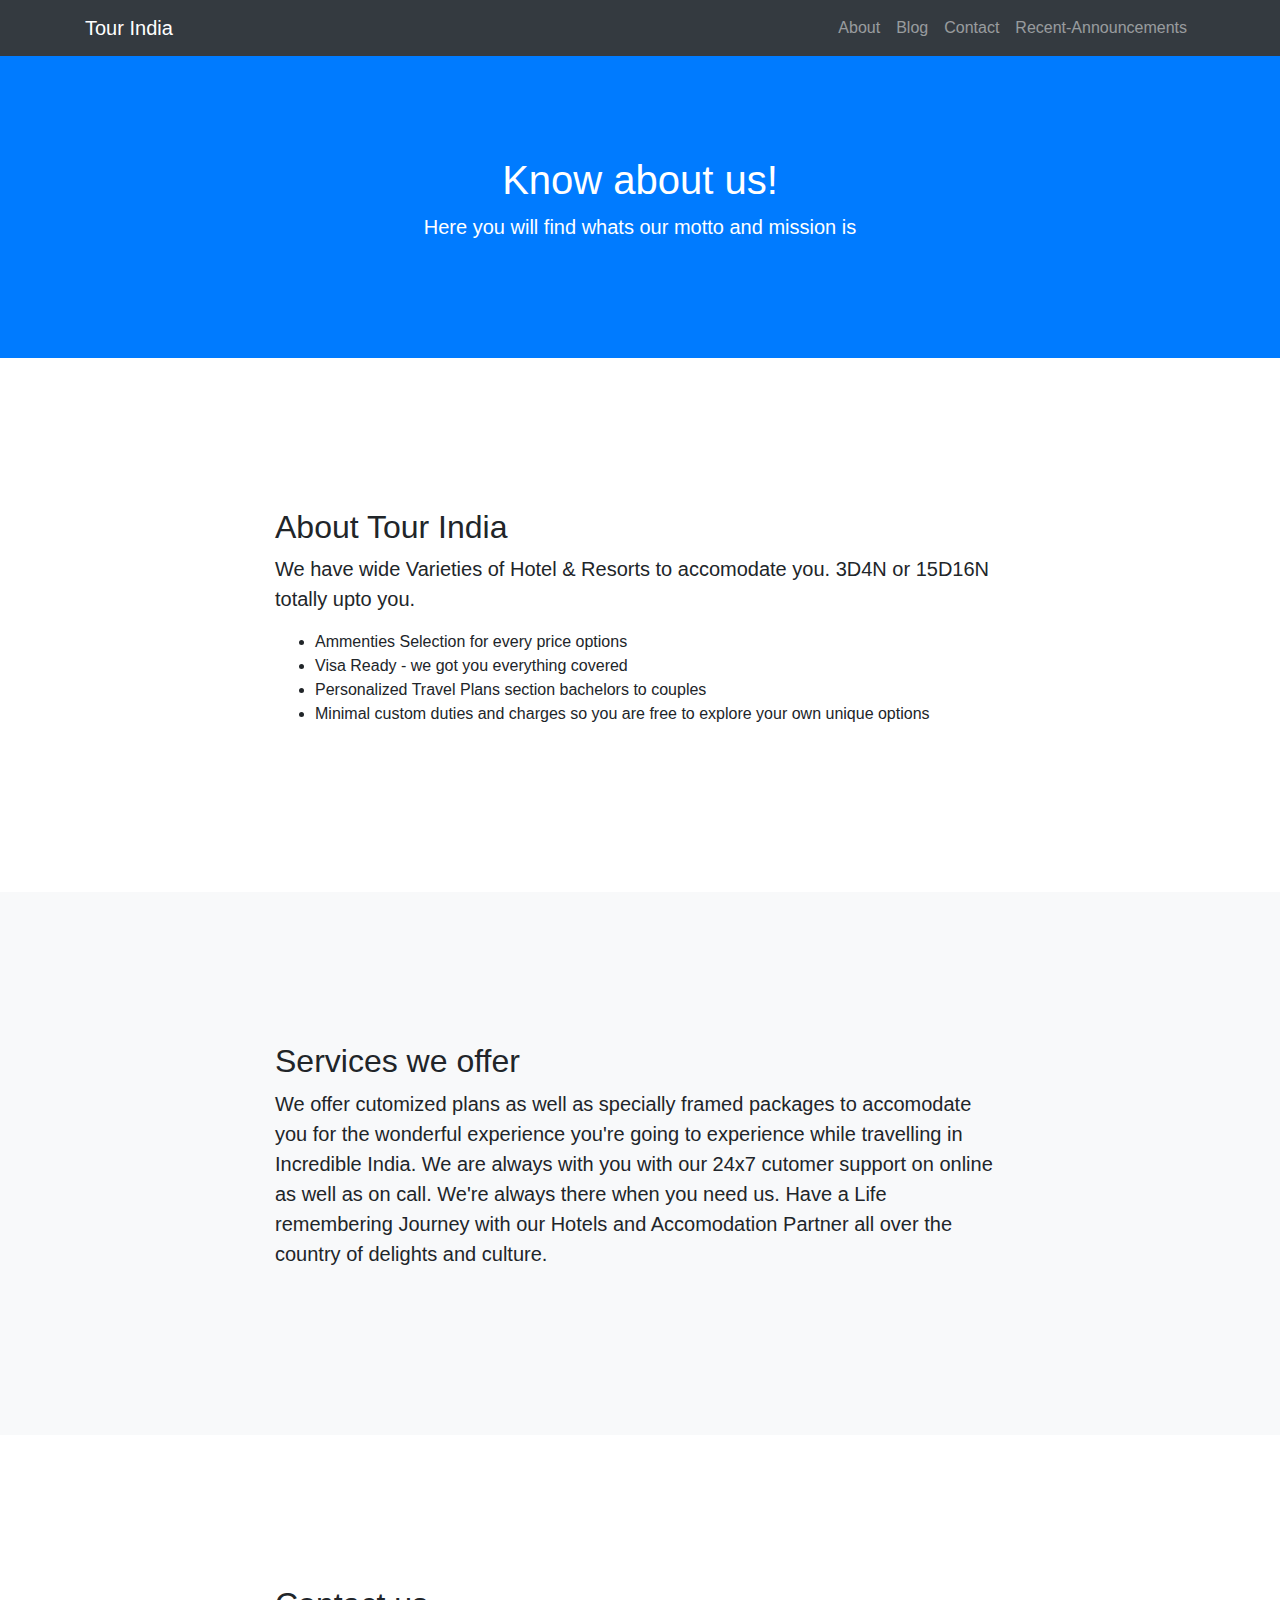
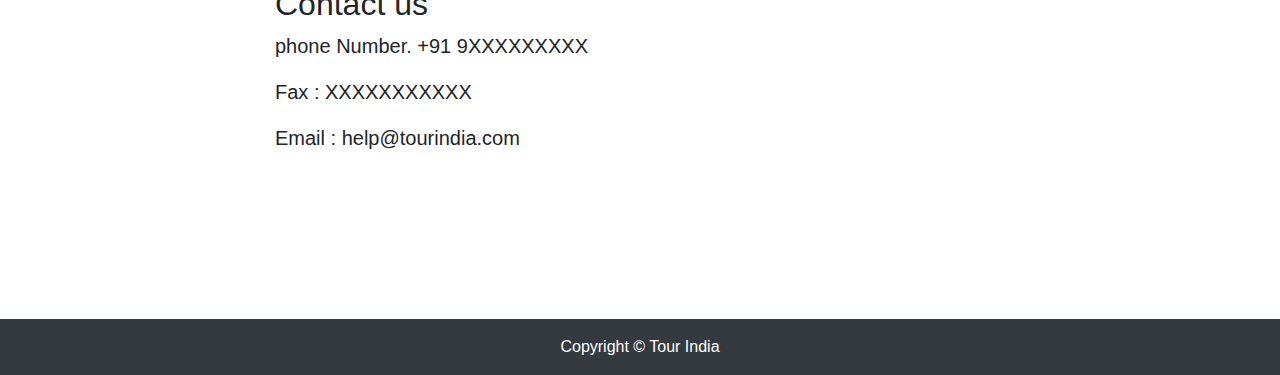
<file: Pages-inside/About.html>
<!DOCTYPE html>
<html lang="en">

<head>

  <meta charset="utf-8">
  <meta name="viewport" content="width=device-width, initial-scale=1, shrink-to-fit=no">
  <meta name="description" content="">
  <meta name="author" content="">

  <title>About Us - Tour India</title>

  <!-- Bootstrap core CSS -->
  <link href="./bootstrap/css/bootstrap.min.css" rel="stylesheet">

  <!-- Custom styles for this template -->
  <link href="css/scrolling-nav.css" rel="stylesheet">

</head>

<body id="page-top">

  <!-- Navigation -->
  <nav class="navbar navbar-expand-lg navbar-dark bg-dark fixed-top" id="mainNav">
    <div class="container">
      <a class="navbar-brand js-scroll-trigger" href="#page-top">Tour India</a>
      <button class="navbar-toggler navbar-toggler-right" type="button" data-toggle="collapse" data-target="#navbarResponsive" aria-controls="navbarResponsive" aria-expanded="false" aria-label="Toggle navigation">
        <span class="navbar-toggler-icon"></span>
      </button>
      <div class="collapse navbar-collapse " id="navbarResponsive">
        <ul class="navbar-nav ml-auto">
          <li class="nav-item">
            <a class="nav-link js-scroll-trigger" href="#about">About</a>
          </li>
          <li class="nav-item">
            <a class="nav-link js-scroll-trigger" href="blog.html">Blog</a>
          </li>
          <li class="nav-item">
            <a class="nav-link js-scroll-trigger" href="#contact">Contact</a>
          </li>
            <li class="nav-item">
            <a class="nav-link js-scroll-trigger" href="Recent-Announcement.html" target="_blank">Recent-Announcements</a>
          </li>
        </ul>
      </div>
    </div>
  </nav>

  <header class="bg-primary text-white">
    <div class="container text-center">
      <h1>Know about us!</h1>
      <p class="lead">Here you will find whats our motto and mission is</p>
    </div>
  </header>

  <section id="about">
    <div class="container">
      <div class="row">
        <div class="col-lg-8 mx-auto">
          <h2>About Tour India</h2>
          <p class="lead">We have wide Varieties of Hotel & Resorts to accomodate you. 3D4N or 15D16N totally upto you.</p>
          <ul>
            <li>Ammenties Selection for every price options</li>
            <li>Visa Ready - we got you everything covered</li>
            <li>Personalized Travel Plans section bachelors to couples</li>
            <li>Minimal custom duties and charges so you are free to explore your own unique options</li>
          </ul>
        </div>
      </div>
    </div>
  </section>

  <section id="services" class="bg-light">
    <div class="container">
      <div class="row">
        <div class="col-lg-8 mx-auto">
          <h2>Services we offer</h2>
          <p class="lead">We offer cutomized plans as well as specially framed packages to accomodate you for the wonderful experience you're going to experience while travelling in Incredible India. We are always with you with our 24x7 cutomer support on online as well as on call. We're always there when you need us. Have a Life remembering Journey with our Hotels and Accomodation Partner all over the country of delights and culture.</p>
        </div>
      </div>
    </div>
  </section>

  <section id="contact">
    <div class="container">
      <div class="row">
        <div class="col-lg-8 mx-auto">
          <h2>Contact us</h2>
            <p class="lead">phone Number. +91 9XXXXXXXXX</p>
            <p class="lead">Fax : XXXXXXXXXXX</p>
            <p class="lead">Email : help@tourindia.com</p>
        </div>
      </div>
    </div>
  </section>

  <!-- Footer -->
  <footer class="py-3 bg-dark">
    <div class="container">
      <p class="m-0 text-center text-white">Copyright &copy; Tour India</p>
    </div>
  </footer>



</body>

</html>
</file>
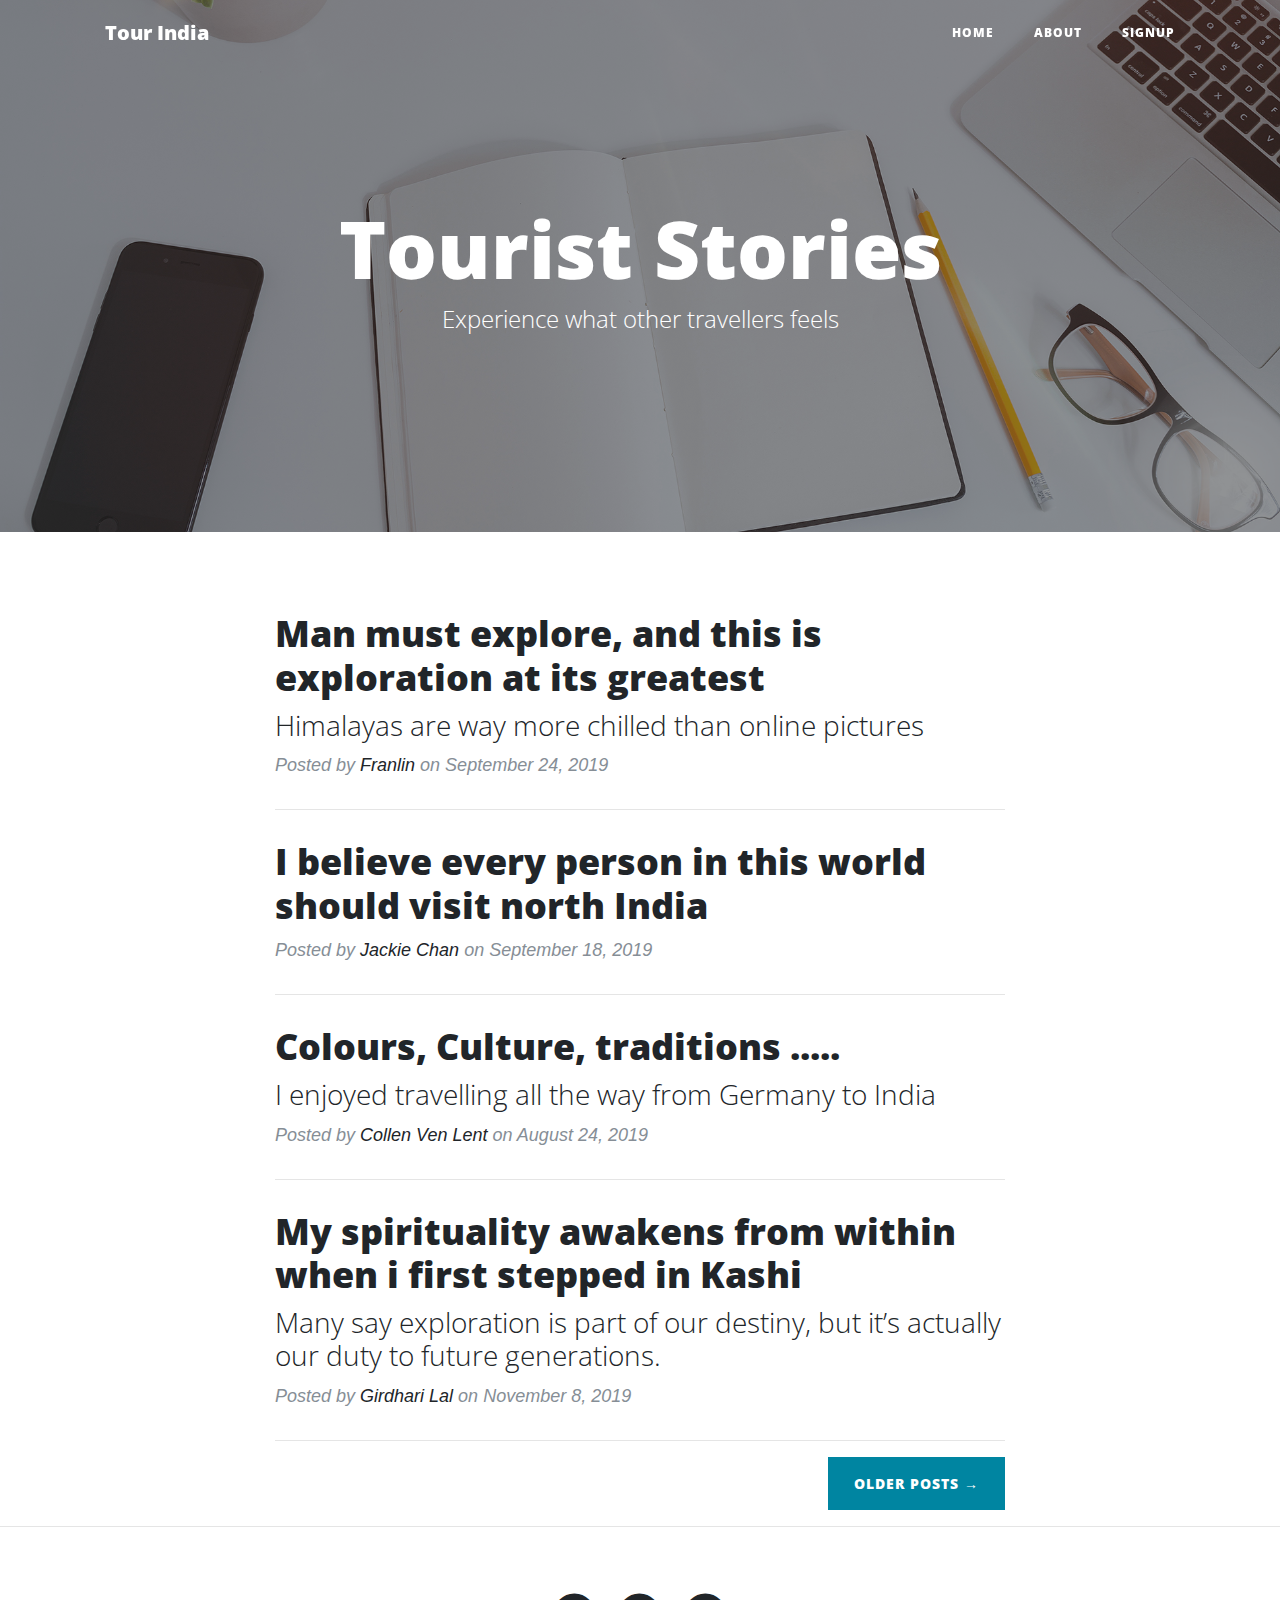
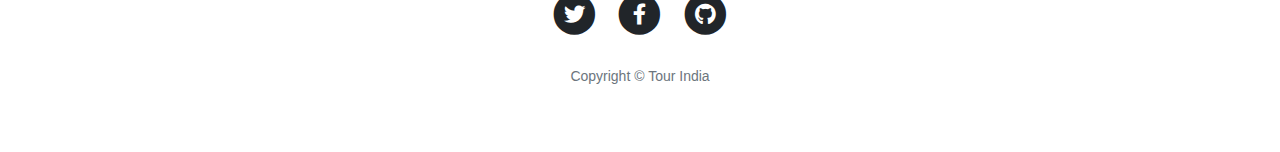
<file: Pages-inside/blog.html>
<!DOCTYPE html>
<html lang="en">

<head>

  <meta charset="utf-8">
  <meta name="viewport" content="width=device-width, initial-scale=1, shrink-to-fit=no">
  <meta name="description" content="">
  <meta name="author" content="">

  <title>Tour India</title>

  <!-- Bootstrap core CSS -->
  <link href="vendor/bootstrap/css/bootstrap.min.css" rel="stylesheet">

  <!-- Custom fonts for this template -->
  <link href="vendor/fontawesome-free/css/all.min.css" rel="stylesheet" type="text/css">
  <link href='https://fonts.googleapis.com/css?family=Lora:400,700,400italic,700italic' rel='stylesheet' type='text/css'>
  <link href='https://fonts.googleapis.com/css?family=Open+Sans:300italic,400italic,600italic,700italic,800italic,400,300,600,700,800' rel='stylesheet' type='text/css'>

  <!-- Custom styles for this template -->
  <link href="css/clean-blog.min.css" rel="stylesheet">

</head>

<body>

  <!-- Navigation -->
  <nav class="navbar navbar-expand-lg navbar-light fixed-top" id="mainNav">
    <div class="container">
      <a class="navbar-brand" href="index.html">Tour India</a>
      <button class="navbar-toggler navbar-toggler-right" type="button" data-toggle="collapse" data-target="#navbarResponsive" aria-controls="navbarResponsive" aria-expanded="false" aria-label="Toggle navigation">
        Menu
        <i class="fas fa-bars"></i>
      </button>
      <div class="collapse navbar-collapse" id="navbarResponsive">
        <ul class="navbar-nav ml-auto">
          <li class="nav-item">
            <a class="nav-link" href="#">Home</a>
          </li>
          <li class="nav-item">
            <a class="nav-link" href="About.html">About</a>
          </li>
            <li class="nav-item">
            <a class="nav-link" href="SignUp.html">SignUp</a>
          </li>
        </ul>
      </div>
    </div>
  </nav>

  <!-- Page Header -->
  <header class="masthead" style="background-image: url('img/home-bg.jpg')">
    <div class="overlay"></div>
    <div class="container">
      <div class="row">
        <div class="col-lg-8 col-md-10 mx-auto">
          <div class="site-heading">
            <h1>Tourist Stories</h1>
            <span class="subheading">Experience what other travellers feels</span>
          </div>
        </div>
      </div>
    </div>
  </header>

  <!-- Main Content -->
  <div class="container">
    <div class="row">
      <div class="col-lg-8 col-md-10 mx-auto">
        <div class="post-preview">
          <a href="#">
            <h2 class="post-title">
              Man must explore, and this is exploration at its greatest
            </h2>
            <h3 class="post-subtitle">
              Himalayas are way more chilled than online pictures
            </h3>
          </a>
          <p class="post-meta">Posted by
            <a href="#">Franlin</a>
            on September 24, 2019</p>
        </div>
        <hr>
        <div class="post-preview">
          <a href="#">
            <h2 class="post-title">
              I believe every person in this world should visit north India
            </h2>
          </a>
          <p class="post-meta">Posted by
            <a href="#">Jackie Chan</a>
            on September 18, 2019</p>
        </div>
        <hr>
        <div class="post-preview">
          <a href="#">
            <h2 class="post-title">
              Colours, Culture, traditions .....
            </h2>
            <h3 class="post-subtitle">
              I enjoyed travelling all the way from Germany to India
            </h3>
          </a>
          <p class="post-meta">Posted by
            <a href="#">Collen Ven Lent</a>
            on August 24, 2019</p>
        </div>
        <hr>
        <div class="post-preview">
          <a href="#">
            <h2 class="post-title">
              My spirituality awakens from within when i first stepped in Kashi
            </h2>
            <h3 class="post-subtitle">
              Many say exploration is part of our destiny, but it’s actually our duty to future generations.
            </h3>
          </a>
          <p class="post-meta">Posted by
            <a href="#">Girdhari Lal</a>
            on November 8, 2019</p>
        </div>
        <hr>
        <!-- Pager -->
        <div class="clearfix">
          <a class="btn btn-primary float-right" href="#">Older Posts &rarr;</a>
        </div>
      </div>
    </div>
  </div>

  <hr>

  <!-- Footer -->
  <footer>
    <div class="container">
      <div class="row">
        <div class="col-lg-8 col-md-10 mx-auto">
          <ul class="list-inline text-center">
            <li class="list-inline-item">
              <a href="#">
                <span class="fa-stack fa-lg">
                  <i class="fas fa-circle fa-stack-2x"></i>
                  <i class="fab fa-twitter fa-stack-1x fa-inverse"></i>
                </span>
              </a>
            </li>
            <li class="list-inline-item">
              <a href="#">
                <span class="fa-stack fa-lg">
                  <i class="fas fa-circle fa-stack-2x"></i>
                  <i class="fab fa-facebook-f fa-stack-1x fa-inverse"></i>
                </span>
              </a>
            </li>
            <li class="list-inline-item">
              <a href="#">
                <span class="fa-stack fa-lg">
                  <i class="fas fa-circle fa-stack-2x"></i>
                  <i class="fab fa-github fa-stack-1x fa-inverse"></i>
                </span>
              </a>
            </li>
          </ul>
          <p class="copyright text-muted">Copyright &copy; Tour India</p>
        </div>
      </div>
    </div>
  </footer>

  <!-- Bootstrap core JavaScript -->
  <script src="vendor/jquery/jquery.min.js"></script>
  <script src="vendor/bootstrap/js/bootstrap.bundle.min.js"></script>

  <!-- Custom scripts for this template -->
  <script src="js/clean-blog.min.js"></script>

</body>

</html>
</file>
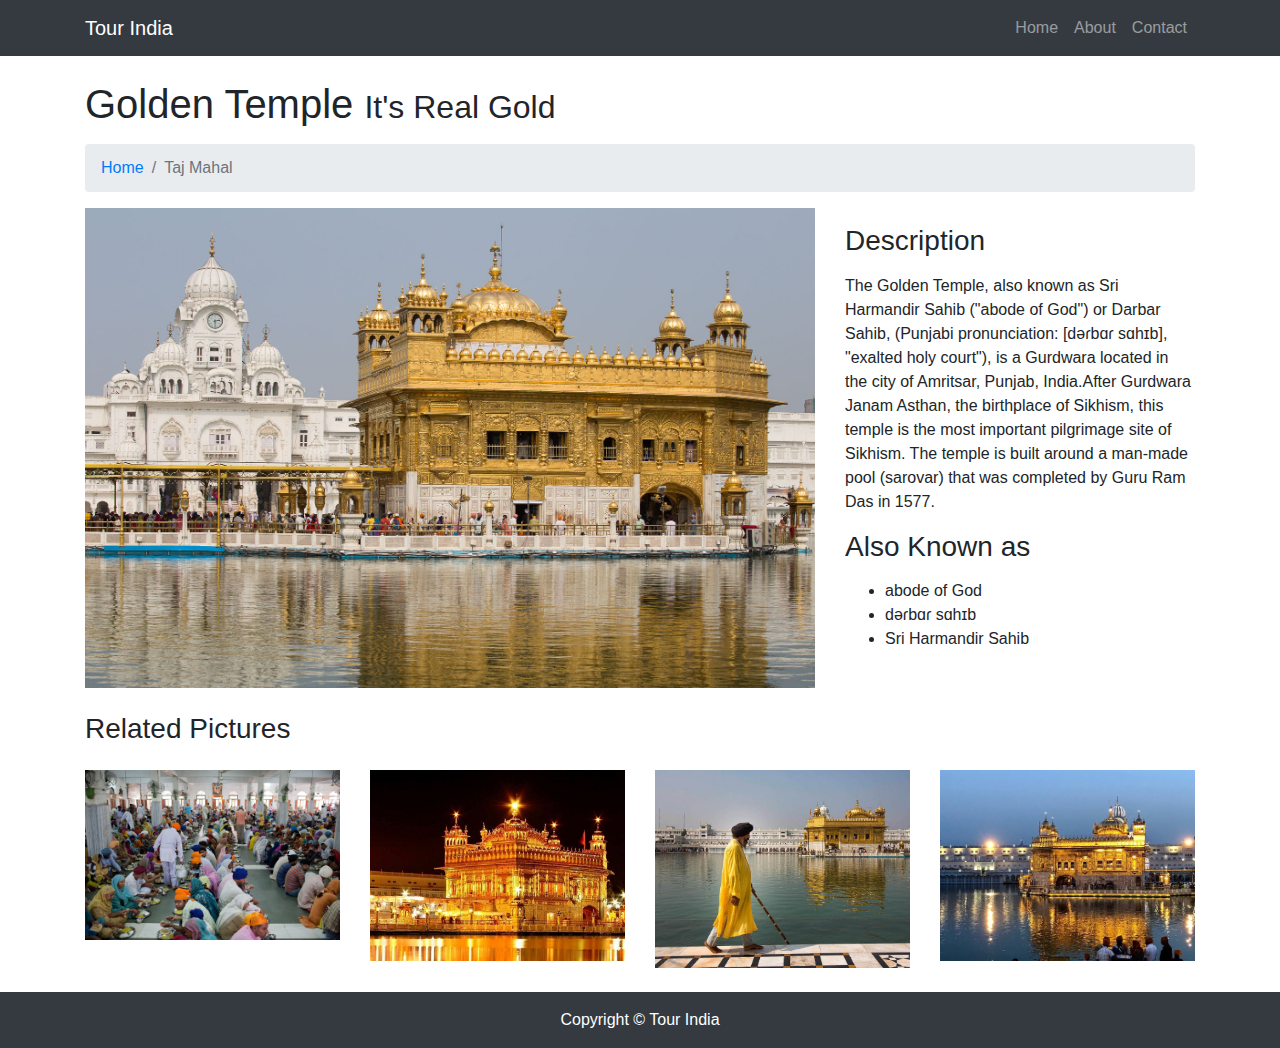
<file: Pages-inside/GoldenTemple-Info.html>
<!DOCTYPE html>
<html lang="en">

<head>

  <meta charset="utf-8">
  <meta name="viewport" content="width=device-width, initial-scale=1, shrink-to-fit=no">
  <meta name="description" content="">
  <meta name="author" content="">

  <title>Tour India</title>

  <!-- Bootstrap core CSS -->
  <link href="vendor/bootstrap/css/bootstrap.min.css" rel="stylesheet">

  <!-- Custom styles for this template -->
  <link href="css/goldentemple.css" rel="stylesheet">

</head>

<body>

  <!-- Navigation -->
  <nav class="navbar fixed-top navbar-expand-lg navbar-dark bg-dark fixed-top">
    <div class="container">
      <a class="navbar-brand" href="index.html">Tour India</a>
      <button class="navbar-toggler navbar-toggler-right" type="button" data-toggle="collapse" data-target="#navbarResponsive" aria-controls="navbarResponsive" aria-expanded="false" aria-label="Toggle navigation">
        <span class="navbar-toggler-icon"></span>
      </button>
      <div class="collapse navbar-collapse" id="navbarResponsive">
        <ul class="navbar-nav ml-auto">
          <li class="nav-item">
            <a class="nav-link" href="about.html">Home</a>
          </li>
          <li class="nav-item">
            <a class="nav-link" href="about.html">About</a>
          </li>
          <li class="nav-item">
            <a class="nav-link" href="contact.html">Contact</a>
          </li>
        </ul>
      </div>
    </div>
  </nav>

  <!-- Page Content -->
  <div class="container">

    <!-- Page Heading/Breadcrumbs -->
    <h1 class="mt-4 mb-3">Golden Temple
      <small>It's Real Gold</small>
    </h1>

    <ol class="breadcrumb">
      <li class="breadcrumb-item">
        <a href="index.html">Home</a>
      </li>
      <li class="breadcrumb-item active">Taj Mahal</li>
    </ol>

    <!-- Portfolio Item Row -->
    <div class="row">

      <div class="col-md-8">
        <img class="img-fluid" src="./img/Harmandir-Sahib-Amritsar-India-Punjab.jpg" alt="">
      </div>

      <div class="col-md-4">
        <h3 class="my-3">Description</h3>
        <p>The Golden Temple, also known as Sri Harmandir Sahib ("abode of God") or Darbar Sahib, (Punjabi pronunciation: [dəɾbɑɾ sɑhɪb], "exalted holy court"), is a Gurdwara located in the city of Amritsar, Punjab, India.After Gurdwara Janam Asthan, the birthplace of Sikhism, this temple is the most important pilgrimage site of Sikhism.

The temple is built around a man-made pool (sarovar) that was completed by Guru Ram Das in 1577. </p>
        <h3 class="my-3">Also Known as</h3>
        <ul>
          <li>abode of God</li>
          <li>dəɾbɑɾ sɑhɪb</li>
          <li>Sri Harmandir Sahib</li>
        </ul>
      </div>

    </div>
    <!-- /.row -->

    <!-- Related Projects Row -->
    <h3 class="my-4">Related Pictures</h3>

    <div class="row">

      <div class="col-md-3 col-sm-6 mb-4">
        <a href="#">
          <img class="img-fluid" src="./img/The-Golden-Temple-India8.jpg" alt="">
        </a>
      </div>

      <div class="col-md-3 col-sm-6 mb-4">
        <a href="#">
          <img class="img-fluid" src="./img/597529822Amritsar_Main.jpg" alt="">
        </a>
      </div>

      <div class="col-md-3 col-sm-6 mb-4">
        <a href="#">
          <img class="img-fluid" src="./img/imb-photos-warrior-medium.jpg" alt="">
        </a>
      </div>

      <div class="col-md-3 col-sm-6 mb-4">
        <a href="#">
          <img class="img-fluid" src="./img/photo1.jpg" alt="">
        </a>
      </div>

    </div>
    <!-- /.row -->

  </div>
  <!-- /.container -->

  <!-- Footer -->
  <footer class="py-3 bg-dark">
    <div class="container">
      <p class="m-0 text-center text-white">Copyright &copy; Tour India</p>
    </div>
    <!-- /.container -->
  </footer>

  <!-- Bootstrap core JavaScript -->
  <script src="vendor/jquery/jquery.min.js"></script>
  <script src="vendor/bootstrap/js/bootstrap.bundle.min.js"></script>

</body>

</html>
</file>
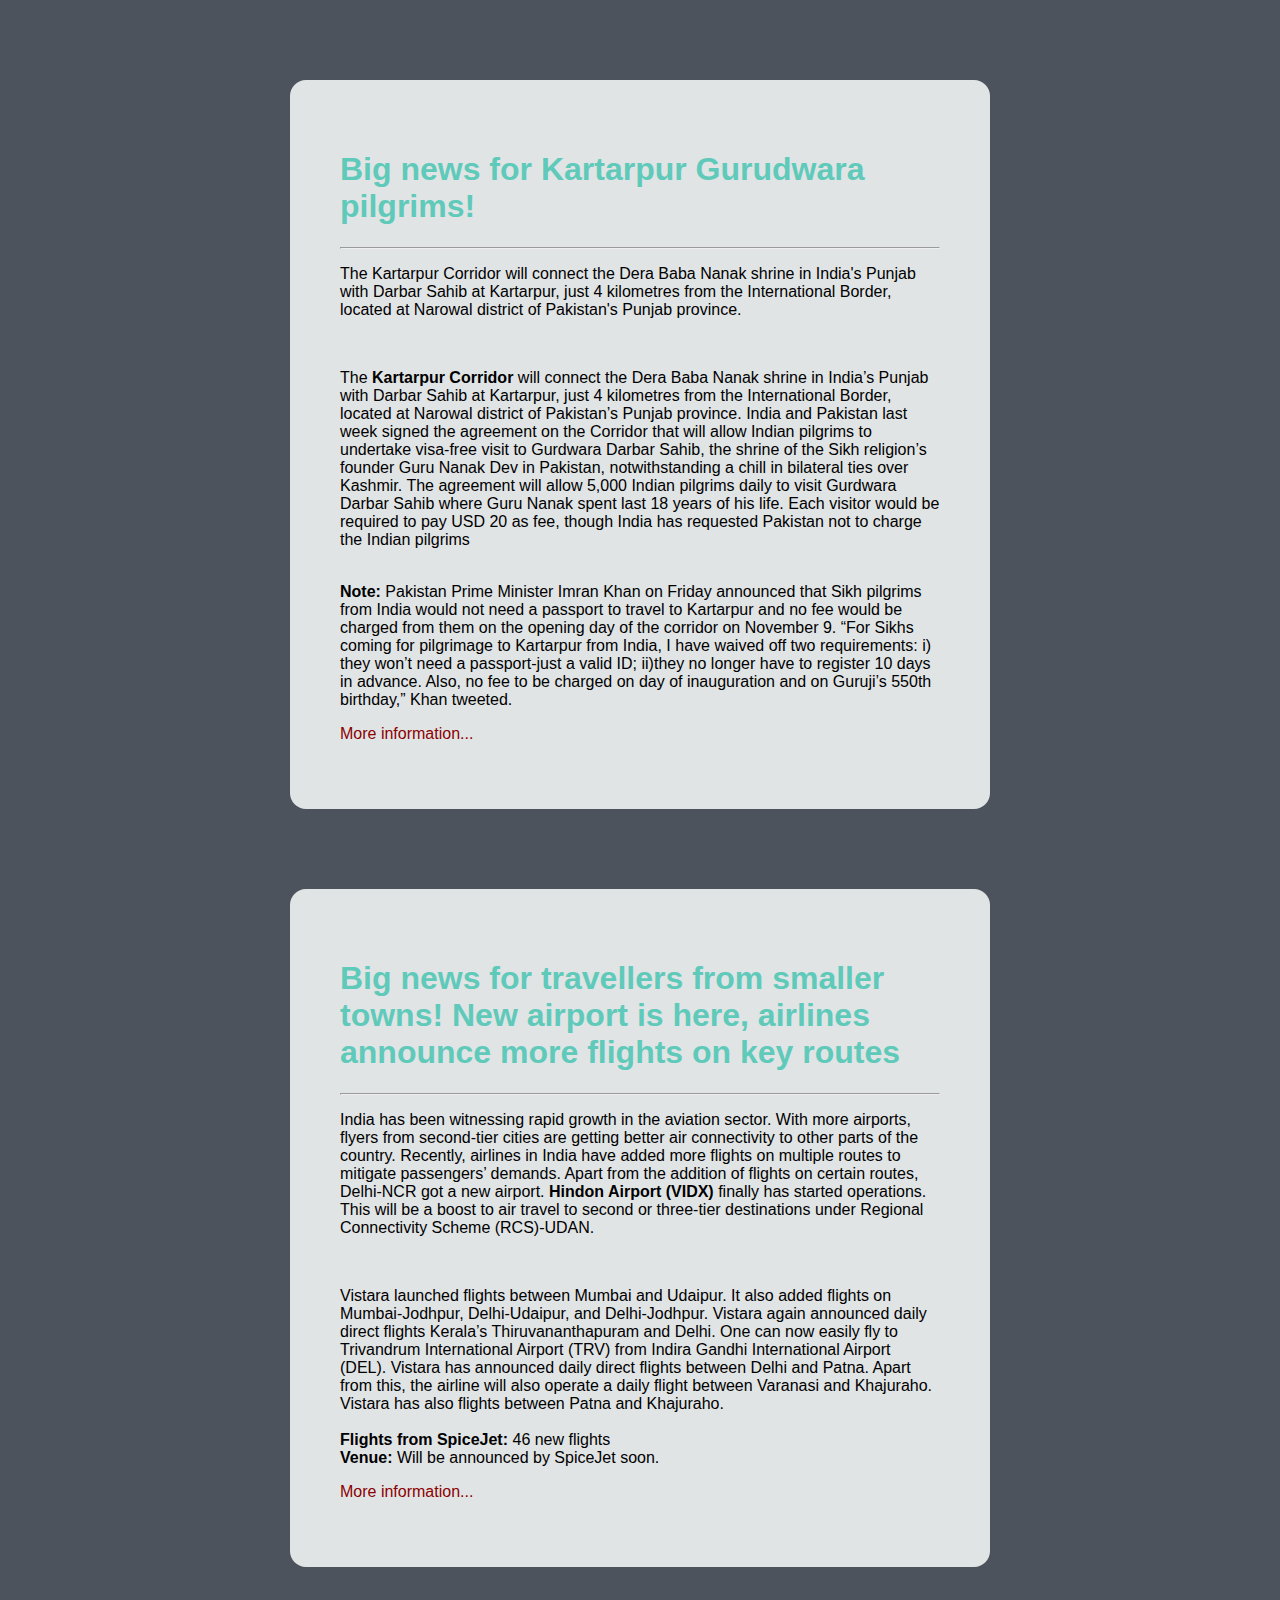
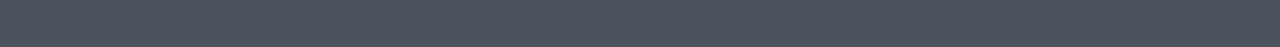
<file: Pages-inside/Recent-Announcement.html>
<!doctype html>
<html>
<head>
    <title>ANNOUNCEMENT</title>
    <style type="text/css">
        .cool
        {
            color: #5fcaba;
        }
    body {
        background-color: #4c535d;
        margin: 0;
        padding: 0;
        font-family: "Open Sans", "Helvetica Neue", sans-serif;     
    }
    div {
        width: 600px;
        margin: 5em auto;
        padding: 50px;
        background-color: #e1e4e5;
        border-radius: 1em;
    }
    a:link, a:visited {
        color: darkred;
        text-decoration: none;
    }
    @media (max-width: 700px) {
        body {
            background-color: #fff;
        }
        div {
            width: auto;
            margin: 0 auto;
            border-radius: 0;
            padding: 1em;
        }
    }
    </style>    
</head>

<body>
<div>
    <h1 class="cool"> Big news for Kartarpur Gurudwara pilgrims!  </h1><hr>
    <p>The Kartarpur Corridor will connect the Dera Baba Nanak shrine in India's Punjab with Darbar Sahib at Kartarpur, just 4 kilometres from the International Border, located at Narowal district of Pakistan's Punjab province. </p><br>

<p>The <strong>Kartarpur Corridor</strong> will connect the Dera Baba Nanak shrine in India’s Punjab with Darbar Sahib at Kartarpur, just 4 kilometres from the International Border, located at Narowal district of Pakistan’s Punjab province. India and Pakistan last week signed the agreement on the Corridor that will allow Indian pilgrims to undertake visa-free visit to Gurdwara Darbar Sahib, the shrine of the Sikh religion’s founder Guru Nanak Dev in Pakistan, notwithstanding a chill in bilateral ties over Kashmir.

The agreement will allow 5,000 Indian pilgrims daily to visit Gurdwara Darbar Sahib where Guru Nanak spent last 18 years of his life. Each visitor would be required to pay USD 20 as fee, though India has requested Pakistan not to charge the Indian pilgrims</p><br>

<strong>Note:</strong> Pakistan Prime Minister Imran Khan on Friday announced that Sikh pilgrims from India would not need a passport to travel to Kartarpur and no fee would be charged from them on the opening day of the corridor on November 9. “For Sikhs coming for pilgrimage to Kartarpur from India, I have waived off two requirements: i) they won’t need a passport-just a valid ID; ii)they no longer have to register 10 days in advance. Also, no fee to be charged on day of inauguration and on Guruji’s 550th birthday,” Khan tweeted.<br>

    <p><a href=" ">More information...</a></p>
</div>
      
    <div>
    <h1 class="cool"> Big news for travellers from smaller towns! New airport is here, airlines announce more flights on key routes  </h1><hr>
    <p>India has been witnessing rapid growth in the aviation sector. With more airports, flyers from second-tier cities are getting better air connectivity to other parts of the country. Recently, airlines in India have added more flights on multiple routes to mitigate passengers’ demands. Apart from the addition of flights on certain routes, Delhi-NCR got a new airport. <strong>Hindon Airport (VIDX)</strong> finally has started operations. This will be a boost to air travel to second or three-tier destinations under Regional Connectivity Scheme (RCS)-UDAN.</p><br> 

 
<p>
Vistara launched flights between Mumbai and Udaipur. It also added flights on Mumbai-Jodhpur, Delhi-Udaipur, and Delhi-Jodhpur. Vistara again announced daily direct flights Kerala’s Thiruvananthapuram and Delhi. One can now easily fly to Trivandrum International Airport (TRV) from Indira Gandhi International Airport (DEL). Vistara has announced daily direct flights between Delhi and Patna. Apart from this, the airline will also operate a daily flight between Varanasi and Khajuraho. Vistara has also flights between Patna and Khajuraho.  
<br> <br> 
 

<strong>Flights from SpiceJet:</strong>  46 new flights<br> 
<strong>Venue: </strong>Will be announced by SpiceJet soon.<br> 
 

    <p><a href=" ">More information...</a></p>
</div>  
    
        
    
</body>
</html>
</file>
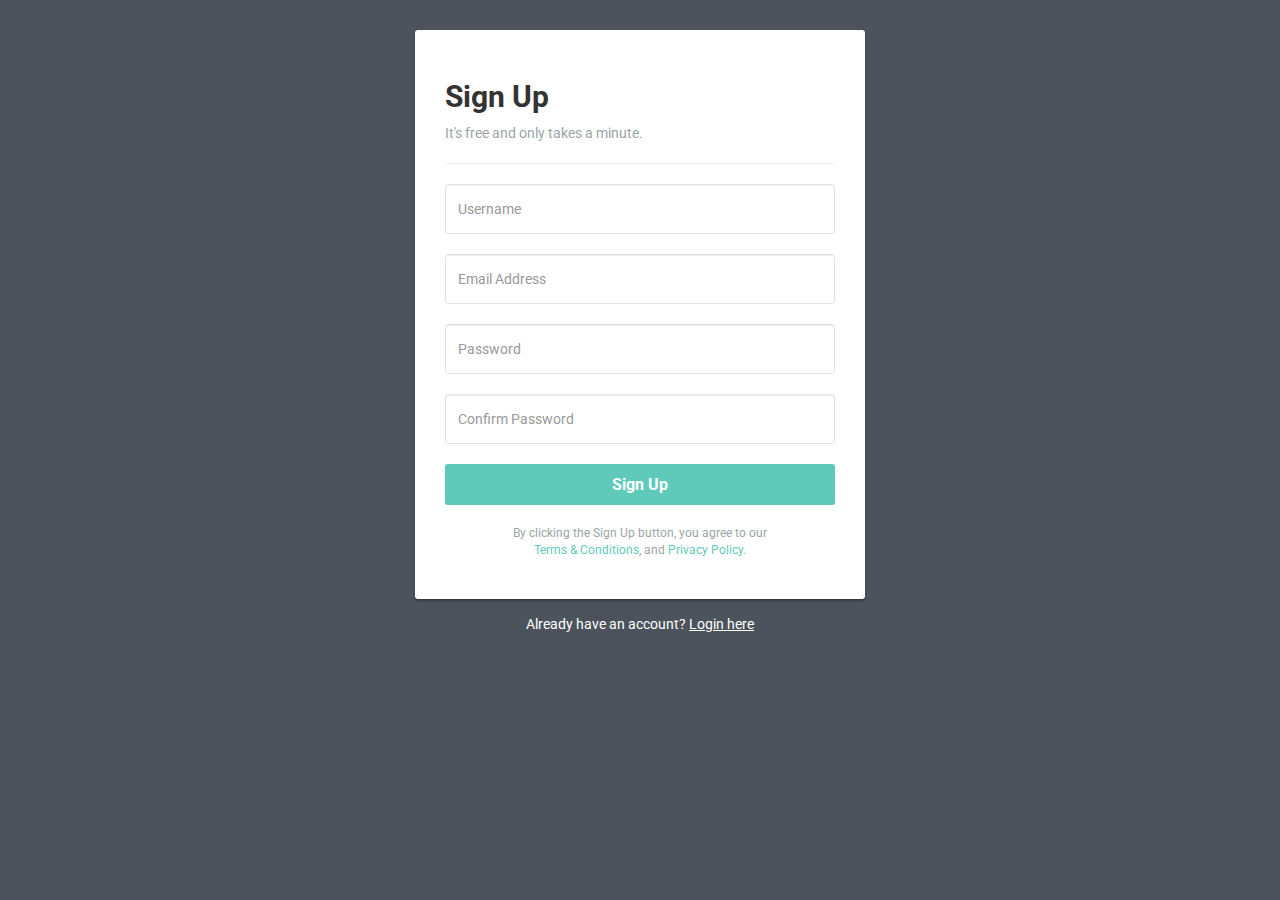
<file: Pages-inside/SignUp.html>
<!DOCTYPE html>
<html lang="en">
<head>
<meta charset="utf-8">
<meta http-equiv="X-UA-Compatible" content="IE=edge">
<meta name="viewport" content="width=device-width, initial-scale=1">
<link href="https://fonts.googleapis.com/css?family=Roboto:400,700" rel="stylesheet">
<title>Tour India Sign up Form</title>
<link rel="stylesheet" href="https://maxcdn.bootstrapcdn.com/bootstrap/3.3.7/css/bootstrap.min.css">
<script src="./vendor/jquery/jquery.min.js"></script>
<script src="https://maxcdn.bootstrapcdn.com/bootstrap/3.3.7/js/bootstrap.min.js"></script> 
<style type="text/css">
	body {
		color: #fff;
		background: #4c535d;
		font-family: 'Roboto', sans-serif;
	}
    .form-control {
        min-height: 50px;
		border-color: #e1e4e5;
	}
    .form-control, .btn {        
        border-radius: 3px;
    }    
	.signup-form {
		width: 450px;
		margin: 0 auto;
		padding: 30px 0;
	}	
    .signup-form form {
		color: #9ba5a8;
		border-radius: 3px;
    	margin-bottom: 15px;
        background: #fff;
        box-shadow: 0px 2px 2px rgba(0, 0, 0, 0.3);
        padding: 30px;
    }
	.signup-form h2 {
		color: #333;
		font-weight: bold;   
    }
	.signup-form .form-group {
		margin-bottom: 20px;
	}
    .signup-form .btn {        
        font-size: 16px;
        font-weight: bold;
		background: #5fcaba;
		border: none;
		min-width: 140px;
    }
	.signup-form .btn:hover, .signup-form .btn:focus {
		background: #3fc0ad;
	}
	.signup-form a {
		color: #fff;
		text-decoration: underline;
	}
	.signup-form form a {
		color: #5fcaba;
		text-decoration: none;
	}	
	.signup-form form a:hover {
		text-decoration: underline;
	}
</style>
</head>
<body>
<div class="signup-form">
    <form action="" method="post">
		<h2>Sign Up</h2>
		<p>It's free and only takes a minute.</p>
		<hr>
        <div class="form-group">
        	<input type="text" class="form-control" name="username" placeholder="Username" required="required">
        </div>
        <div class="form-group">
        	<input type="email" class="form-control" name="email" placeholder="Email Address" required="required">
        </div>
		<div class="form-group">
            <input type="password" class="form-control" name="password" placeholder="Password" required="required">
        </div>
		<div class="form-group">
            <input type="password" class="form-control" name="confirm_password" placeholder="Confirm Password" required="required">
        </div>
		<div class="form-group">
            <button type="submit" class="btn btn-primary btn-block btn-lg">Sign Up</button>
        </div>
		<p class="small text-center">By clicking the Sign Up button, you agree to our <br><a href="#">Terms &amp; Conditions</a>, and <a href="#">Privacy Policy</a>.</p>
    </form>
	<div class="text-center">Already have an account? <a href="#">Login here</a></div>
</div>
</body>
</html>
</file>
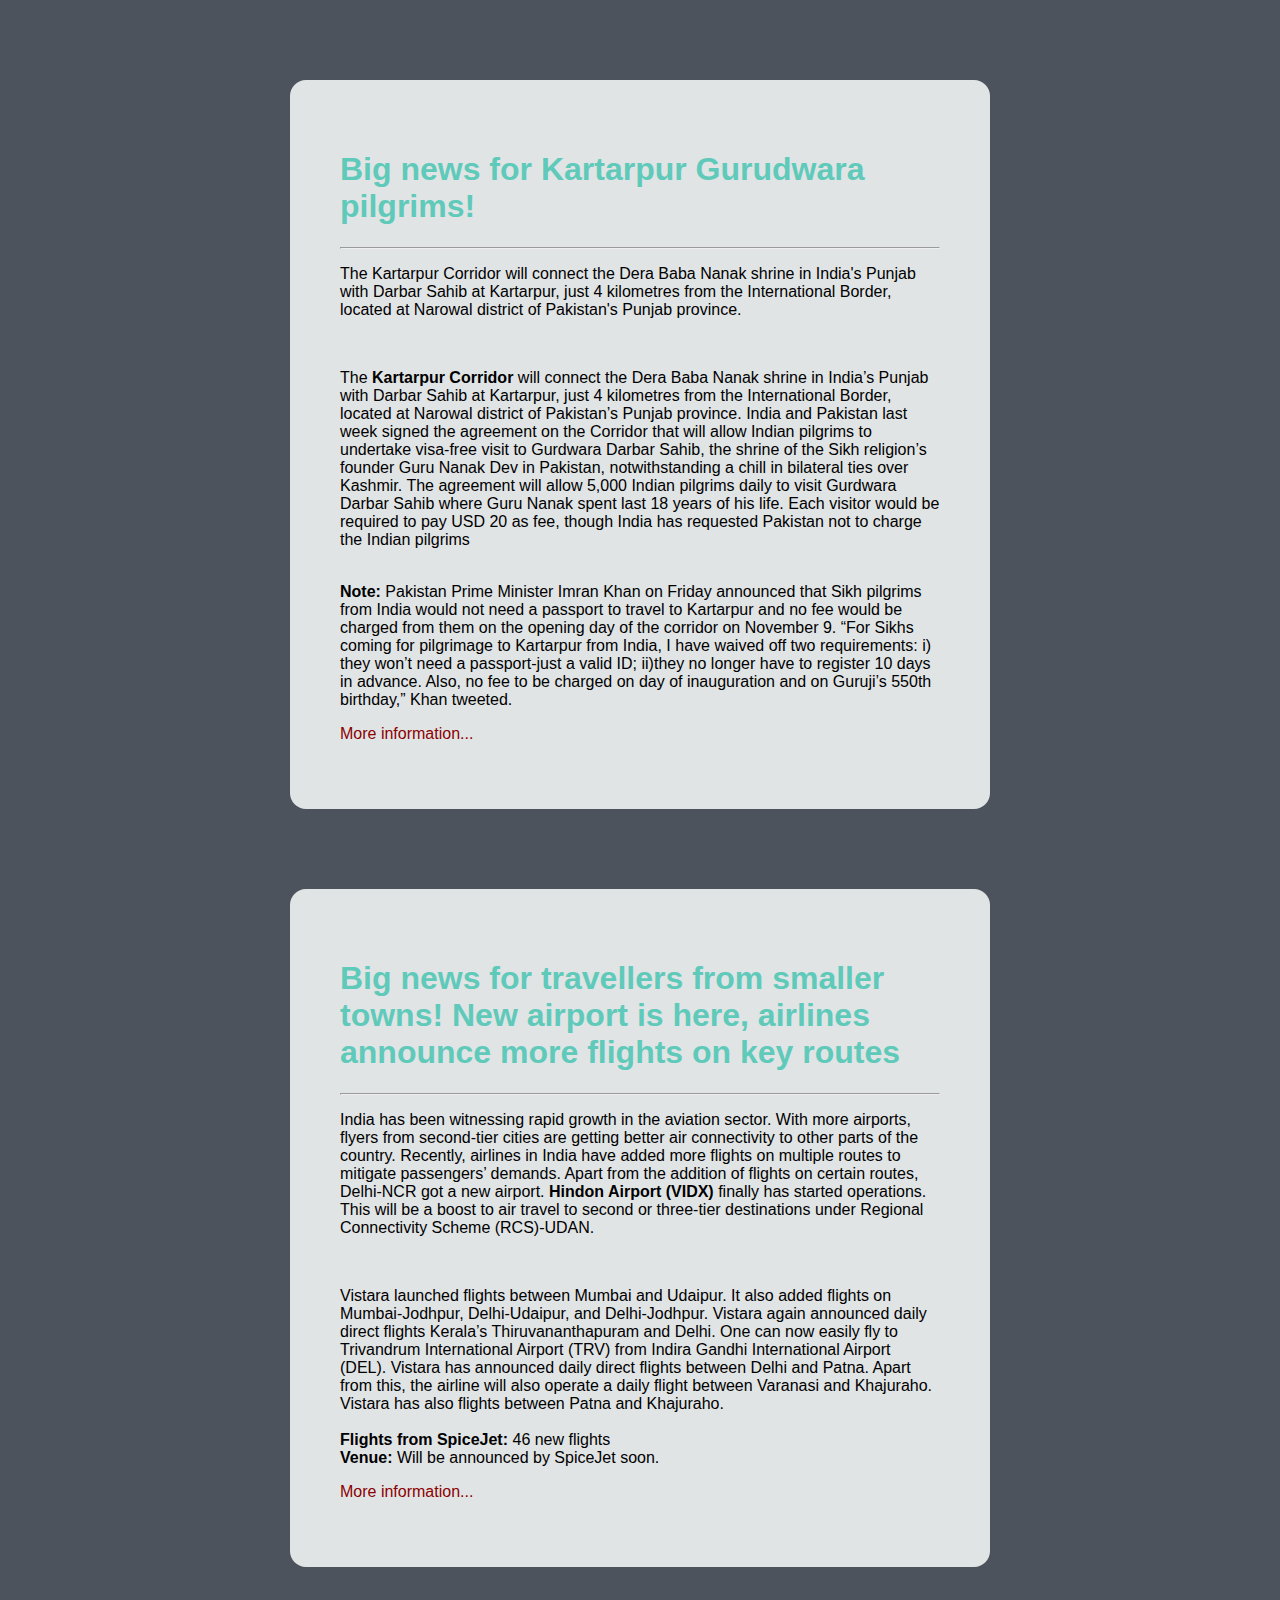
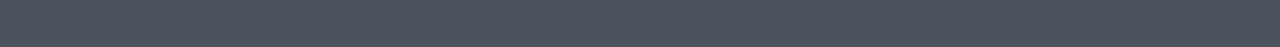
<file: apps/templates/home/Recent-Announcement.html>
<!doctype html>
<html>
<head>
    <title>ANNOUNCEMENT</title>
    <style type="text/css">
        .cool
        {
            color: #5fcaba;
        }
    body {
        background-color: #4c535d;
        margin: 0;
        padding: 0;
        font-family: "Open Sans", "Helvetica Neue", sans-serif;     
    }
    div {
        width: 600px;
        margin: 5em auto;
        padding: 50px;
        background-color: #e1e4e5;
        border-radius: 1em;
    }
    a:link, a:visited {
        color: darkred;
        text-decoration: none;
    }
    @media (max-width: 700px) {
        body {
            background-color: #fff;
        }
        div {
            width: auto;
            margin: 0 auto;
            border-radius: 0;
            padding: 1em;
        }
    }
    </style>    
</head>

<body>
<div>
    <h1 class="cool"> Big news for Kartarpur Gurudwara pilgrims!  </h1><hr>
    <p>The Kartarpur Corridor will connect the Dera Baba Nanak shrine in India's Punjab with Darbar Sahib at Kartarpur, just 4 kilometres from the International Border, located at Narowal district of Pakistan's Punjab province. </p><br>

<p>The <strong>Kartarpur Corridor</strong> will connect the Dera Baba Nanak shrine in India’s Punjab with Darbar Sahib at Kartarpur, just 4 kilometres from the International Border, located at Narowal district of Pakistan’s Punjab province. India and Pakistan last week signed the agreement on the Corridor that will allow Indian pilgrims to undertake visa-free visit to Gurdwara Darbar Sahib, the shrine of the Sikh religion’s founder Guru Nanak Dev in Pakistan, notwithstanding a chill in bilateral ties over Kashmir.

The agreement will allow 5,000 Indian pilgrims daily to visit Gurdwara Darbar Sahib where Guru Nanak spent last 18 years of his life. Each visitor would be required to pay USD 20 as fee, though India has requested Pakistan not to charge the Indian pilgrims</p><br>

<strong>Note:</strong> Pakistan Prime Minister Imran Khan on Friday announced that Sikh pilgrims from India would not need a passport to travel to Kartarpur and no fee would be charged from them on the opening day of the corridor on November 9. “For Sikhs coming for pilgrimage to Kartarpur from India, I have waived off two requirements: i) they won’t need a passport-just a valid ID; ii)they no longer have to register 10 days in advance. Also, no fee to be charged on day of inauguration and on Guruji’s 550th birthday,” Khan tweeted.<br>

    <p><a href=" ">More information...</a></p>
</div>
      
    <div>
    <h1 class="cool"> Big news for travellers from smaller towns! New airport is here, airlines announce more flights on key routes  </h1><hr>
    <p>India has been witnessing rapid growth in the aviation sector. With more airports, flyers from second-tier cities are getting better air connectivity to other parts of the country. Recently, airlines in India have added more flights on multiple routes to mitigate passengers’ demands. Apart from the addition of flights on certain routes, Delhi-NCR got a new airport. <strong>Hindon Airport (VIDX)</strong> finally has started operations. This will be a boost to air travel to second or three-tier destinations under Regional Connectivity Scheme (RCS)-UDAN.</p><br> 

 
<p>
Vistara launched flights between Mumbai and Udaipur. It also added flights on Mumbai-Jodhpur, Delhi-Udaipur, and Delhi-Jodhpur. Vistara again announced daily direct flights Kerala’s Thiruvananthapuram and Delhi. One can now easily fly to Trivandrum International Airport (TRV) from Indira Gandhi International Airport (DEL). Vistara has announced daily direct flights between Delhi and Patna. Apart from this, the airline will also operate a daily flight between Varanasi and Khajuraho. Vistara has also flights between Patna and Khajuraho.  
<br> <br> 
 

<strong>Flights from SpiceJet:</strong>  46 new flights<br> 
<strong>Venue: </strong>Will be announced by SpiceJet soon.<br> 
 

    <p><a href=" ">More information...</a></p>
</div>  
    
        
    
</body>
</html>
</file>
<file: Pages-inside/css/scrolling-nav.css>
header {
  padding: 156px 0 100px;
}

section {
  padding: 150px 0;
}
</file>
<file: Pages-inside/css/clean-blog.min.css>
*/body{font-size:20px;color:#212529;font-family:Lora,'Times New Roman',serif}p{line-height:1.5;margin:30px 0}p a{text-decoration:underline}h1,h2,h3,h4,h5,h6{font-weight:800;font-family:'Open Sans','Helvetica Neue',Helvetica,Arial,sans-serif}a{color:#212529;-webkit-transition:all .2s;transition:all .2s}a:focus,a:hover{color:#0085a1}blockquote{font-style:italic;color:#868e96}.section-heading{font-size:36px;font-weight:700;margin-top:60px}.caption{font-size:14px;font-style:italic;display:block;margin:0;padding:10px;text-align:center;border-bottom-right-radius:5px;border-bottom-left-radius:5px}::-moz-selection{color:#fff;background:#0085a1;text-shadow:none}::selection{color:#fff;background:#0085a1;text-shadow:none}img::-moz-selection{color:#fff;background:0 0}img::selection{color:#fff;background:0 0}img::-moz-selection{color:#fff;background:0 0}#mainNav{position:absolute;border-bottom:1px solid #e9ecef;background-color:#fff;font-family:'Open Sans','Helvetica Neue',Helvetica,Arial,sans-serif}#mainNav .navbar-brand{font-weight:800;color:#343a40}#mainNav .navbar-toggler{font-size:12px;font-weight:800;padding:13px;text-transform:uppercase;color:#343a40}#mainNav .navbar-nav>li.nav-item>a{font-size:12px;font-weight:800;letter-spacing:1px;text-transform:uppercase}@media only screen and (min-width:992px){#mainNav{border-bottom:1px solid transparent;background:0 0}#mainNav .navbar-brand{padding:10px 20px;color:#fff}#mainNav .navbar-brand:focus,#mainNav .navbar-brand:hover{color:rgba(255,255,255,.8)}#mainNav .navbar-nav>li.nav-item>a{padding:10px 20px;color:#fff}#mainNav .navbar-nav>li.nav-item>a:focus,#mainNav .navbar-nav>li.nav-item>a:hover{color:rgba(255,255,255,.8)}}@media only screen and (min-width:992px){#mainNav{-webkit-transition:background-color .2s;transition:background-color .2s;-webkit-transform:translate3d(0,0,0);transform:translate3d(0,0,0);-webkit-backface-visibility:hidden}#mainNav.is-fixed{position:fixed;top:-67px;-webkit-transition:-webkit-transform .2s;transition:-webkit-transform .2s;transition:transform .2s;transition:transform .2s,-webkit-transform .2s;border-bottom:1px solid #fff;background-color:rgba(255,255,255,.9)}#mainNav.is-fixed .navbar-brand{color:#212529}#mainNav.is-fixed .navbar-brand:focus,#mainNav.is-fixed .navbar-brand:hover{color:#0085a1}#mainNav.is-fixed .navbar-nav>li.nav-item>a{color:#212529}#mainNav.is-fixed .navbar-nav>li.nav-item>a:focus,#mainNav.is-fixed .navbar-nav>li.nav-item>a:hover{color:#0085a1}#mainNav.is-visible{-webkit-transform:translate3d(0,100%,0);transform:translate3d(0,100%,0)}}header.masthead{margin-bottom:50px;background:no-repeat center center;background-color:#868e96;background-attachment:scroll;position:relative;background-size:cover}header.masthead .overlay{position:absolute;top:0;left:0;height:100%;width:100%;background-color:#212529;opacity:.5}header.masthead .page-heading,header.masthead .post-heading,header.masthead .site-heading{padding:200px 0 150px;color:#fff}@media only screen and (min-width:768px){header.masthead .page-heading,header.masthead .post-heading,header.masthead .site-heading{padding:200px 0}}header.masthead .page-heading,header.masthead .site-heading{text-align:center}header.masthead .page-heading h1,header.masthead .site-heading h1{font-size:50px;margin-top:0}header.masthead .page-heading .subheading,header.masthead .site-heading .subheading{font-size:24px;font-weight:300;line-height:1.1;display:block;margin:10px 0 0;font-family:'Open Sans','Helvetica Neue',Helvetica,Arial,sans-serif}@media only screen and (min-width:768px){header.masthead .page-heading h1,header.masthead .site-heading h1{font-size:80px}}header.masthead .post-heading h1{font-size:35px}header.masthead .post-heading .meta,header.masthead .post-heading .subheading{line-height:1.1;display:block}header.masthead .post-heading .subheading{font-size:24px;font-weight:600;margin:10px 0 30px;font-family:'Open Sans','Helvetica Neue',Helvetica,Arial,sans-serif}header.masthead .post-heading .meta{font-size:20px;font-weight:300;font-style:italic;font-family:Lora,'Times New Roman',serif}header.masthead .post-heading .meta a{color:#fff}@media only screen and (min-width:768px){header.masthead .post-heading h1{font-size:55px}header.masthead .post-heading .subheading{font-size:30px}}.post-preview>a{color:#212529}.post-preview>a:focus,.post-preview>a:hover{text-decoration:none;color:#0085a1}.post-preview>a>.post-title{font-size:30px;margin-top:30px;margin-bottom:10px}.post-preview>a>.post-subtitle{font-weight:300;margin:0 0 10px}.post-preview>.post-meta{font-size:18px;font-style:italic;margin-top:0;color:#868e96}.post-preview>.post-meta>a{text-decoration:none;color:#212529}.post-preview>.post-meta>a:focus,.post-preview>.post-meta>a:hover{text-decoration:underline;color:#0085a1}@media only screen and (min-width:768px){.post-preview>a>.post-title{font-size:36px}}.floating-label-form-group{font-size:14px;position:relative;margin-bottom:0;padding-bottom:.5em;border-bottom:1px solid #dee2e6}.floating-label-form-group input,.floating-label-form-group textarea{font-size:1.5em;position:relative;z-index:1;padding:0;resize:none;border:none;border-radius:0;background:0 0;-webkit-box-shadow:none!important;box-shadow:none!important;font-family:Lora,'Times New Roman',serif}.floating-label-form-group input::-webkit-input-placeholder,.floating-label-form-group textarea::-webkit-input-placeholder{color:#868e96;font-family:Lora,'Times New Roman',serif}.floating-label-form-group label{font-size:.85em;line-height:1.764705882em;position:relative;z-index:0;top:2em;display:block;margin:0;-webkit-transition:top .3s ease,opacity .3s ease;transition:top .3s ease,opacity .3s ease;vertical-align:middle;vertical-align:baseline;opacity:0}.floating-label-form-group .help-block{margin:15px 0}.floating-label-form-group-with-value label{top:0;opacity:1}.floating-label-form-group-with-focus label{color:#0085a1}form .form-group:first-child .floating-label-form-group{border-top:1px solid #dee2e6}footer{padding:50px 0 65px}footer .list-inline{margin:0;padding:0}footer .copyright{font-size:14px;margin-bottom:0;text-align:center}.btn{font-size:14px;font-weight:800;padding:15px 25px;letter-spacing:1px;text-transform:uppercase;border-radius:0;font-family:'Open Sans','Helvetica Neue',Helvetica,Arial,sans-serif}.btn-primary{background-color:#0085a1;border-color:#0085a1}.btn-primary:active,.btn-primary:focus,.btn-primary:hover{color:#fff;background-color:#00657b!important;border-color:#00657b!important}.btn-lg{font-size:16px;padding:25px 35px}
</file>
<file: Pages-inside/css/goldentemple.css>
/*!
 * Start Bootstrap - Modern Business (https://startbootstrap.com/template-overviews/modern-business)
 * Copyright 2013-2019 Start Bootstrap
 * Licensed under MIT (https://github.com/BlackrockDigital/startbootstrap-logomodern-business-nav/blob/master/LICENSE)
 */
body {
  padding-top: 56px;
}

.carousel-item {
  height: 65vh;
  min-height: 300px;
  background: no-repeat center center scroll;
  -webkit-background-size: cover;
  -moz-background-size: cover;
  -o-background-size: cover;
  background-size: cover;
}

.portfolio-item {
  margin-bottom: 30px;
}
</file>
